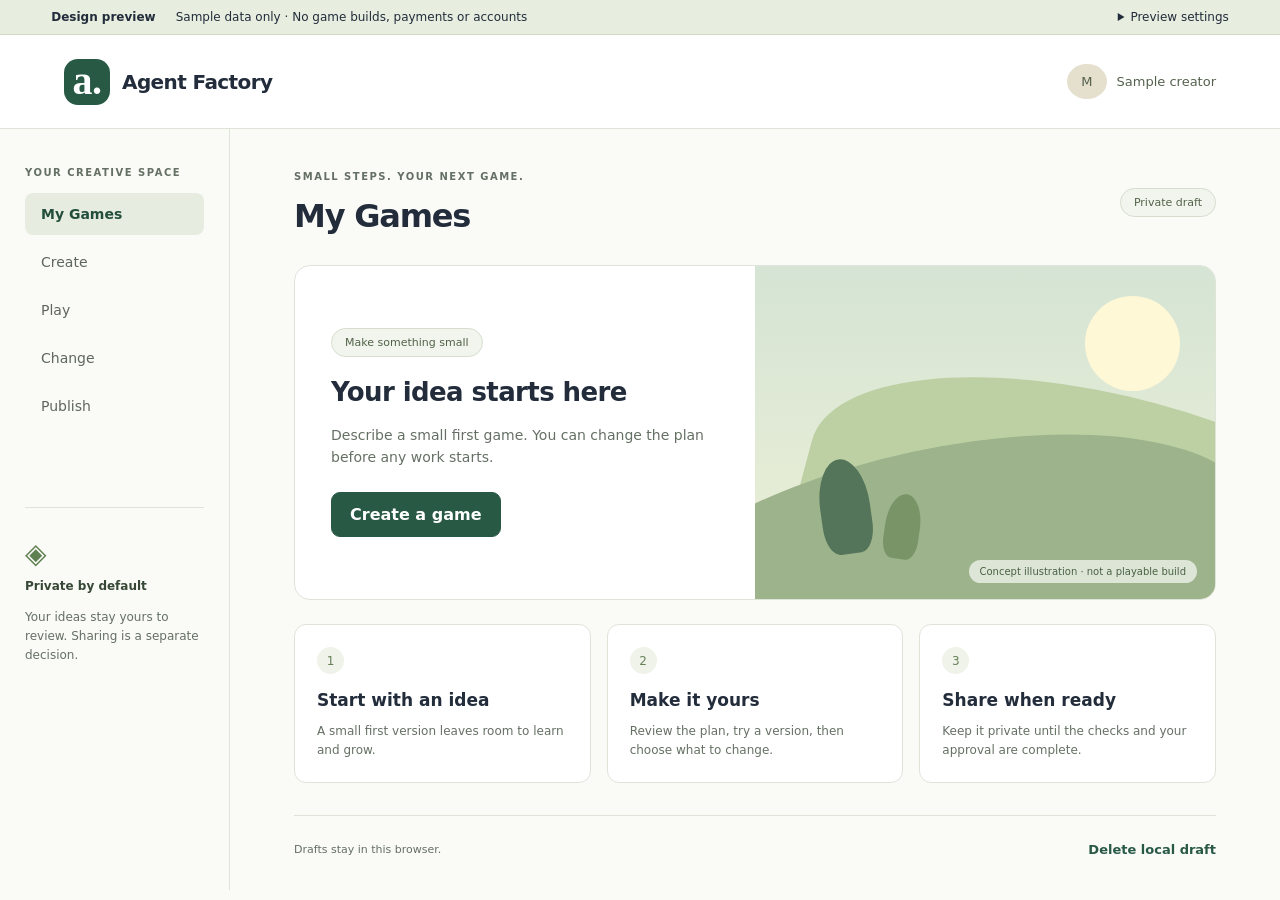
<file: prototypes/creator-operator/index.html>
<!doctype html>
<html lang="en"><head><meta charset="utf-8"><meta name="viewport" content="width=device-width,initial-scale=1"><title>Agent Factory · Creator flows</title><link rel="stylesheet" href="style.css"></head>
<body>
<a class="skip" href="#main">Skip to content</a>
<div class="preview"><strong>Design preview</strong><span>Sample data only · No game builds, payments or accounts</span><details><summary>Preview settings</summary><div class="settings"><label>Scenario<select id="scenario"></select></label><label>Preview role<select id="role"><option value="creator">Creator</option><option value="operator">Operator</option></select></label><label>Age-path example<select id="age"><option value="adult">18 or older</option><option value="teen">12–17</option><option value="child">Under 12</option></select></label><button id="background" class="quiet">Refresh sample status</button></div></details></div>
<header class="masthead"><a href="#my-games" class="brand"><span class="mark">a.</span>Agent Factory</a><span class="profile"><span class="avatar">M</span>Sample creator</span></header>
<div class="layout"><aside><p class="eyebrow">Your creative space</p><nav aria-label="Creator navigation" id="navigation"><a href="#my-games">My Games</a><a href="#create">Create</a><a href="#play">Play</a><a href="#change">Change</a><a href="#publish">Publish</a><a href="#operator" id="operator-link" hidden>Operator</a></nav><div class="aside-note"><span class="lock" aria-hidden="true">◈</span><strong>Private by default</strong><p>Your ideas stay yours to review. Sharing is a separate decision.</p></div></aside>
<main id="main" tabindex="-1"><div class="section-head"><div><p class="eyebrow">Small steps. Your next game.</p><h1 id="title">My Games</h1></div><span class="pill" id="privacy">Private draft</span></div>
<div id="announcement" role="status" aria-live="polite"></div>
<section id="screen"></section>
<footer><span id="saved">Drafts stay in this browser.</span><button class="text-button" id="delete">Delete local draft</button></footer>
</main></div>
<dialog id="confirm"><form method="dialog"><p class="eyebrow">Your decision</p><h2 id="confirm-title"></h2><p id="confirm-copy"></p><div class="dialog-actions"><button value="cancel" class="quiet">Go back</button><button value="confirm" id="confirm-action">Confirm</button></div></form></dialog>
<script src="app.js"></script></body></html>
</file>
<file: prototypes/creator-operator/style.css>
:root{font-family:Inter,ui-sans-serif,system-ui,sans-serif;color:#222c3b;background:#fafaf7;font-synthesis:none;--ink:#222c3b;--muted:#657064;--green:#285945;--line:#dfe4d9}*{box-sizing:border-box}body{margin:0}a{color:inherit;text-decoration:none}button,input,select,textarea{font:inherit}button{background:var(--green);color:white;border:1px solid var(--green);border-radius:9px;padding:12px 18px;cursor:pointer;font-weight:650}button:disabled{opacity:.55;cursor:not-allowed}button.quiet{background:white;color:var(--ink);border-color:var(--line)}button.text-button{background:none;color:var(--green);border:0;padding:8px 0;font-size:13px}.preview{background:#e7eddf;padding:10px 4vw;display:flex;align-items:center;gap:20px;font-size:12px;border-bottom:1px solid #ced9c4}.preview>span{flex:1}.preview details{position:relative}.preview summary{cursor:pointer}.settings{position:absolute;right:0;top:28px;z-index:5;background:white;box-shadow:0 8px 24px #233c2822;padding:20px;border:1px solid var(--line);width:290px;border-radius:12px}.settings label{display:block;margin-bottom:14px}.settings select{width:100%;margin-top:6px;padding:8px}.masthead{height:94px;padding:0 5vw;display:flex;align-items:center;justify-content:space-between;border-bottom:1px solid var(--line);background:#fff}.brand{display:flex;align-items:center;gap:12px;font-weight:750;font-size:20px;letter-spacing:-.6px}.mark{font-family:Georgia,serif;font-size:40px;line-height:44px;text-align:center;background:#285945;color:white;width:46px;height:46px;border-radius:14px}.profile{display:flex;align-items:center;gap:10px;color:#54614d;font-size:13px}.avatar{font-size:13px;background:#e5dfce;padding:10px 14px;border-radius:50%}.layout{display:grid;grid-template-columns:230px minmax(0,1fr);max-width:1450px;margin:auto;min-height:calc(100vh - 139px)}aside{padding:36px 25px;border-right:1px solid var(--line)}.eyebrow{text-transform:uppercase;font-size:10px;letter-spacing:1.5px;font-weight:750;color:var(--muted);margin:0 0 12px}nav{display:flex;flex-direction:column;gap:6px}nav a{padding:13px 16px;border-radius:8px;color:#5f675d;font-size:14px}nav a[aria-current=page]{color:#244e3c;background:#e6ecdf;font-weight:750}.aside-note{border-top:1px solid var(--line);margin-top:80px;padding-top:24px;font-size:12px;color:#657064;line-height:1.6}.aside-note strong{display:block;color:#364835}.lock{font-size:28px;color:#5f8151}main{padding:40px 5vw 24px;min-width:0}.section-head{display:flex;align-items:center;justify-content:space-between;gap:20px;margin-bottom:30px}h1{font-size:32px;font-weight:650;letter-spacing:-1.2px;margin:0}h2{font-size:26px;line-height:1.2;letter-spacing:-.6px;font-weight:650;margin:0 0 16px}h3{font-size:17px;margin:0 0 10px}p{line-height:1.6}.pill{border:1px solid #d6ddcf;border-radius:20px;padding:7px 13px;font-size:11px;color:#526248;background:#f2f5ed}.hero{display:grid;grid-template-columns:1fr 1fr;border:1px solid var(--line);border-radius:16px;overflow:hidden;background:white;min-height:335px}.hero-copy{padding:36px;display:flex;flex-direction:column;align-items:flex-start;justify-content:center}.hero-copy p{color:var(--muted);font-size:14px;margin:0 0 24px}.landscape{position:relative;overflow:hidden;background:linear-gradient(#d5e4d4,#edf0d7);min-height:260px}.moon{width:95px;height:95px;border-radius:50%;background:#fff8d7;position:absolute;top:30px;right:35px}.hill{position:absolute;border-radius:50% 50% 0 0;width:140%;height:75%;bottom:-30%;left:-30%;background:#9cb38b;transform:rotate(-12deg)}.hill.back{background:#bdd0a4;left:10%;bottom:-15%;transform:rotate(15deg)}.tree{position:absolute;width:50px;height:95px;background:#54755a;bottom:45px;left:65px;border-radius:50% 50% 30% 30%;transform:rotate(-8deg)}.tree.small{height:65px;width:35px;left:130px;bottom:40px;background:#799467;transform:rotate(8deg)}.art-caption{position:absolute;bottom:16px;right:18px;background:#ffffffa8;border-radius:20px;padding:6px 11px;font-size:10px;color:#496241}.below{display:grid;grid-template-columns:repeat(3,1fr);gap:16px;margin-top:24px}.note,.panel{background:white;border:1px solid var(--line);border-radius:12px;padding:22px}.note p{font-size:12px;color:var(--muted);margin-bottom:0}.number{display:inline-flex;border-radius:50%;background:#f0f3e9;width:27px;height:27px;align-items:center;justify-content:center;color:#68805a;font-size:12px;margin-bottom:16px}.form-layout{display:grid;grid-template-columns:minmax(0,1.5fr) minmax(230px,1fr);gap:20px}label{display:block;font-size:13px;font-weight:600}input,textarea,select{border:1px solid #c9d2c1;border-radius:7px;background:white;color:var(--ink);padding:11px;width:100%;margin:8px 0 18px}textarea{min-height:160px;resize:vertical;line-height:1.6}.hint{color:var(--muted);font-size:12px}.status-card{border-left:4px solid #ca9958}.status-card p{color:var(--muted)}.status-card button{margin-top:8px}details.technical{margin-top:24px;font-size:12px;color:var(--muted)}details.technical summary{cursor:pointer}.technical p{border-top:1px solid var(--line);padding-top:12px}.checks{list-style:none;padding:0}.checks li{padding:13px 0;border-bottom:1px solid var(--line);display:flex;gap:12px;font-size:13px}.checks li::before{content:'○';color:#9a854d}.gate{padding:18px;background:#fff4df;border:1px solid #ecd6b1;border-radius:10px;font-size:13px;margin-bottom:20px}.operator-grid{display:grid;grid-template-columns:1fr 1fr;gap:16px}.operator-grid p{font-size:13px;color:var(--muted)}footer{display:flex;align-items:center;justify-content:space-between;font-size:11px;color:var(--muted);border-top:1px solid var(--line);padding-top:18px;margin-top:32px}#announcement{font-size:13px;color:var(--green);margin-bottom:15px}#announcement:empty{display:none}dialog{border:1px solid var(--line);border-radius:16px;max-width:460px;padding:30px}dialog::backdrop{background:#17271c66}.dialog-actions{display:flex;justify-content:flex-end;gap:10px;margin-top:24px}:focus-visible{outline:3px solid #cc994d;outline-offset:3px}[hidden]{display:none!important}.skip{position:absolute;left:-9999px}.skip:focus{left:15px;top:15px;background:white;z-index:99;padding:15px}@media(max-width:900px){.layout{grid-template-columns:170px 1fr}main{padding:30px}.hero{grid-template-columns:1fr}.landscape{min-height:190px;grid-row:1}.hero-copy{padding:24px}.form-layout{grid-template-columns:1fr}.below{gap:10px}.note{padding:16px}}@media(max-width:640px){.preview{flex-wrap:wrap;gap:8px;padding:10px 20px}.preview>span{flex-basis:65%}.masthead{height:76px;padding:0 20px}.profile{font-size:0}.layout{display:block}aside{border-right:0;padding:15px 12px;border-bottom:1px solid var(--line)}aside>.eyebrow,.aside-note{display:none}nav{flex-direction:row;overflow:auto;gap:0}nav a{white-space:nowrap;padding:10px 12px}main{padding:25px 20px}h1{font-size:28px}.below{grid-template-columns:1fr}.operator-grid{grid-template-columns:1fr}.section-head{align-items:flex-start}.pill{white-space:nowrap}.hero-copy{padding:24px}.settings{position:fixed;top:70px;right:16px}.dialog-actions{flex-wrap:wrap}}
</file>
